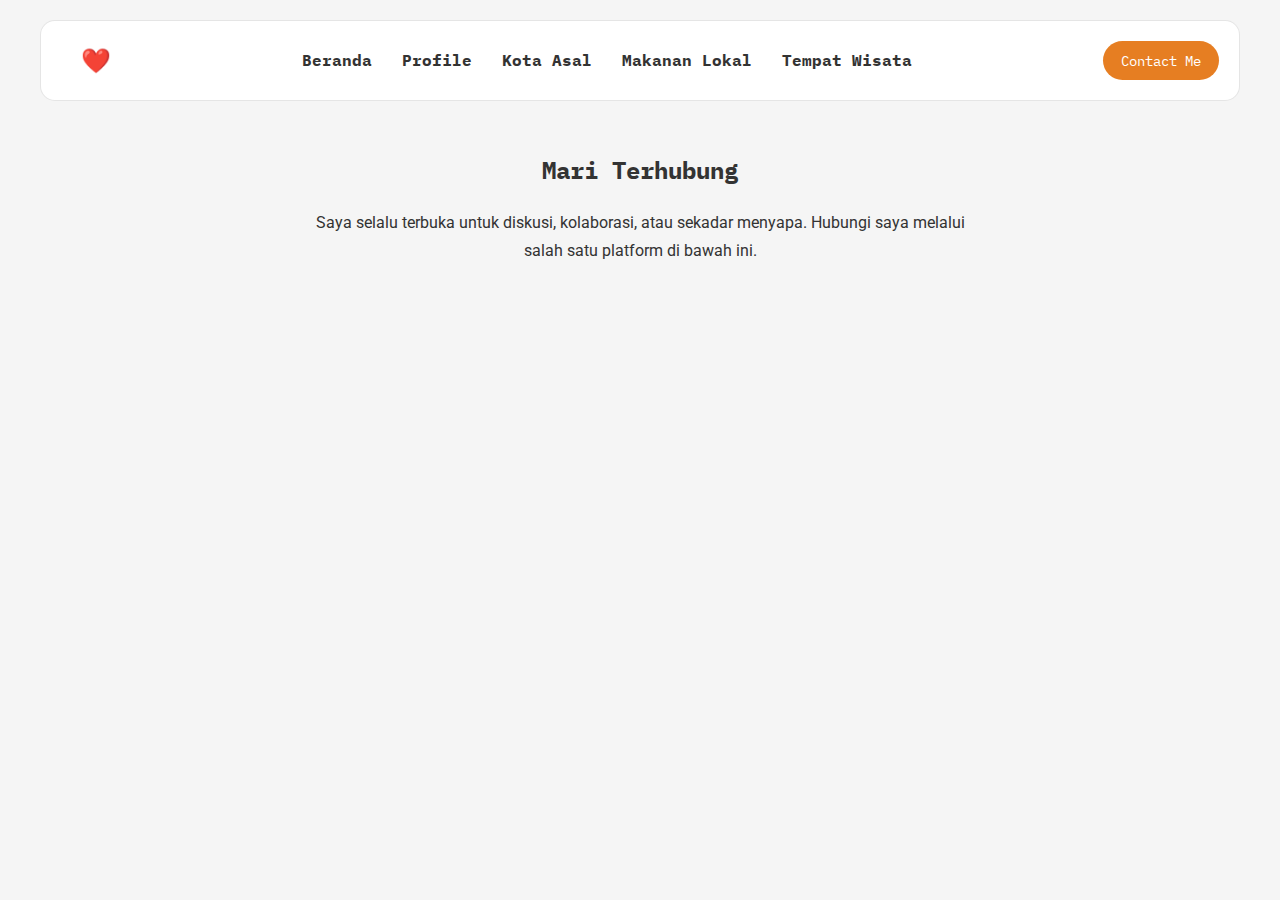
<file: contact.html>
<!DOCTYPE html>
<html lang="id">
<head>
    <meta charset="UTF-8">
    <meta name="viewport" content="width=device-width, initial-scale=1.0">
    <title>Contact me!</title>
    <link rel="stylesheet" href="style.css">
    <link rel="stylesheet" href="contact.css">
    <link rel="preconnect" href="https://fonts.googleapis.com">
    <link rel="preconnect" href="https://fonts.gstatic.com" crossorigin>
    <link href="https://fonts.googleapis.com/css2?family=IBM+Plex+Mono:wght@400;700&family=Roboto:wght@400;700&display=swap" rel="stylesheet">
</head>

<body>
    <header class="header">
        <div class="container nav-bar">
            <div class="logo-text">❤️</div>
            <nav class="nav-menu">
                <a href="./">Beranda</a>
                <a href="./profile.html">Profile</a>
                <a href="./hometown.html">Kota Asal</a>
                <a href="./food.html">Makanan Lokal</a>
                <a href="./tourist.html">Tempat Wisata</a>
            </nav>
            <a href="./contact.html" class="btn-contact active">Contact Me</a>
        </div>
    </header>

    <main>
        <section class="section contact-simple-section">
            <div class="container">
                
                <div class="contact-header">
                    <h2 class="section-title">Mari Terhubung</h2>
                    <p>Saya selalu terbuka untuk diskusi, kolaborasi, atau sekadar menyapa. Hubungi saya melalui salah satu platform di bawah ini.</p>
                </div>

                <div class="contact-cards-container">
                    
                    <a href="mailto:kidzaqilx7@gmail.com" class="contact-card">
                        <div class="card-icon">
                            <svg xmlns="http://www.w3.org/2000/svg" viewBox="0 0 24 24" fill="currentColor"><path d="M1.946 9.315c.522-.174 1.103-.349 1.626-.525C8.88 6.559 12 8.424 12 12.845v9.115a2.5 2.5 0 01-4.862-1.018c-.28-.801-.28-1.636 0-2.437.561-1.603 1.83-2.923 3.362-3.729V12.845c0-1.258-.38-2.355-1.04-3.238-.66-.883-1.52-1.543-2.48-1.932a51.682 51.682 0 00-4.046-1.547A1.946 1.946 0 001.946 9.315zM22.054 9.315c-.522-.174-1.103-.349-1.626-.525C15.12 6.559 12 8.424 12 12.845v9.115a2.5 2.5 0 004.862-1.018c.28-.801.28-1.636 0-2.437-.561-1.603-1.83-2.923-3.362-3.729V12.845c0-1.258.38-2.355 1.04-3.238.66-.883 1.52-1.543 2.48-1.932a51.682 51.682 0 014.046-1.547A1.946 1.946 0 0122.054 9.315z"/></svg>
                        </div>
                        <div class="card-text">
                            <h3>Email</h3>
                            <p>kidzaqilx7@gmail.com</p>
                        </div>
                        <div class="card-arrow">
                            <svg xmlns="http://www.w3.org/2000/svg" viewBox="0 0 20 20" fill="currentColor"><path fill-rule="evenodd" d="M3 10a.75.75 0 01.75-.75h10.638L10.23 5.29a.75.75 0 111.04-1.08l5.5 5.25a.75.75 0 010 1.08l-5.5 5.25a.75.75 0 11-1.04-1.08l4.158-3.96H3.75A.75.75 0 013 10z" clip-rule="evenodd" /></svg>
                        </div>
                    </a>

                    <a href="https://www.linkedin.com/in/muhaqilalqadri" class="contact-card">
                        <div class="card-icon">
                        <svg xmlns="http://www.w3.org/2000/svg" viewBox="0 0 24 24" fill="currentColor"><path d="M20.5 2h-17A1.5 1.5 0 002 3.5v17A1.5 1.5 0 003.5 22h17a1.5 1.5 0 001.5-1.5v-17A1.5 1.5 0 0020.5 2zM8 19H5v-9h3zM6.5 8.25A1.75 1.75 0 118.25 6.5 1.75 1.75 0 016.5 8.25zM19 19h-3v-4.75c0-1.4-1.1-2.5-2.5-2.5S11 12.85 11 14.25V19h-3v-9h2.9v1.3a3.11 3.11 0 012.7-1.4c2.2 0 4.2 1.8 4.2 4.9V19z"/></svg>
                        </div>
                        <div class="card-text">
                            <h3>LinkedIn</h3>
                            <p>Professional Profile</p>
                        </div>
                        <div class="card-arrow">
                            <svg xmlns="http://www.w3.org/2000/svg" viewBox="0 0 20 20" fill="currentColor"><path fill-rule="evenodd" d="M3 10a.75.75 0 01.75-.75h10.638L10.23 5.29a.75.75 0 111.04-1.08l5.5 5.25a.75.75 0 010 1.08l-5.5 5.25a.75.75 0 11-1.04-1.08l4.158-3.96H3.75A.75.75 0 013 10z" clip-rule="evenodd" /></svg>
                        </div>
                    </a>
                    
                    <a href="https://www.instagram.com/aqil.str" class="contact-card">
                        <div class="card-icon">
                            <svg xmlns="http://www.w3.org/2000/svg" viewBox="0 0 24 24" fill="currentColor"><path fill-rule="evenodd" d="M12.315 2c2.43 0 2.718.01 3.702.054.984.044 1.622.162 2.168.372a3.9 3.9 0 011.416.923c.43.43.78.934.923 1.417.21.546.328 1.184.372 2.168.044.983.054 1.272.054 3.702s-.01 2.718-.054 3.702c-.044.984-.162 1.622-.372 2.168a3.9 3.9 0 01-.923 1.417c-.43.43-.934.78-1.417.923-.546.21-1.184.328-2.168.372-.983.044-1.272.054-3.702.054s-2.718-.01-3.702-.054c-.984-.044-1.622-.162-2.168-.372a3.9 3.9 0 01-1.417-.923c-.43-.43-.78-.934-.923-1.417-.21-.546-.328-1.184-.372-2.168C2.01 14.718 2 14.43 2 12s.01-2.718.054-3.702c.044-.984.162-1.622.372-2.168a3.9 3.9 0 01.923-1.417c.43-.43.934-.78 1.417-.923.546-.21 1.184-.328 2.168-.372C9.597 2.01 9.885 2 12.315 2zM8.452 12a3.863 3.863 0 107.726 0 3.863 3.863 0 00-7.726 0zM12 14.25a2.25 2.25 0 100-4.5 2.25 2.25 0 000 4.5zM16.897 6.31a1.093 1.093 0 100 2.186 1.093 1.093 0 000-2.186z" clip-rule="evenodd" /></svg>
                        </div>
                        <div class="card-text">
                            <h3>Instagram</h3>
                            <p>Daily life album</p>
                        </div>
                        <div class="card-arrow">
                            <svg xmlns="http://www.w3.org/2000/svg" viewBox="0 0 20 20" fill="currentColor"><path fill-rule="evenodd" d="M3 10a.75.75 0 01.75-.75h10.638L10.23 5.29a.75.75 0 111.04-1.08l5.5 5.25a.75.75 0 010 1.08l-5.5 5.25a.75.75 0 11-1.04-1.08l4.158-3.96H3.75A.75.75 0 013 10z" clip-rule="evenodd" /></svg>
                        </div>
                    </a>

                </div>
            </div>
        </section>
    </main>

</body>

</html>
</file>
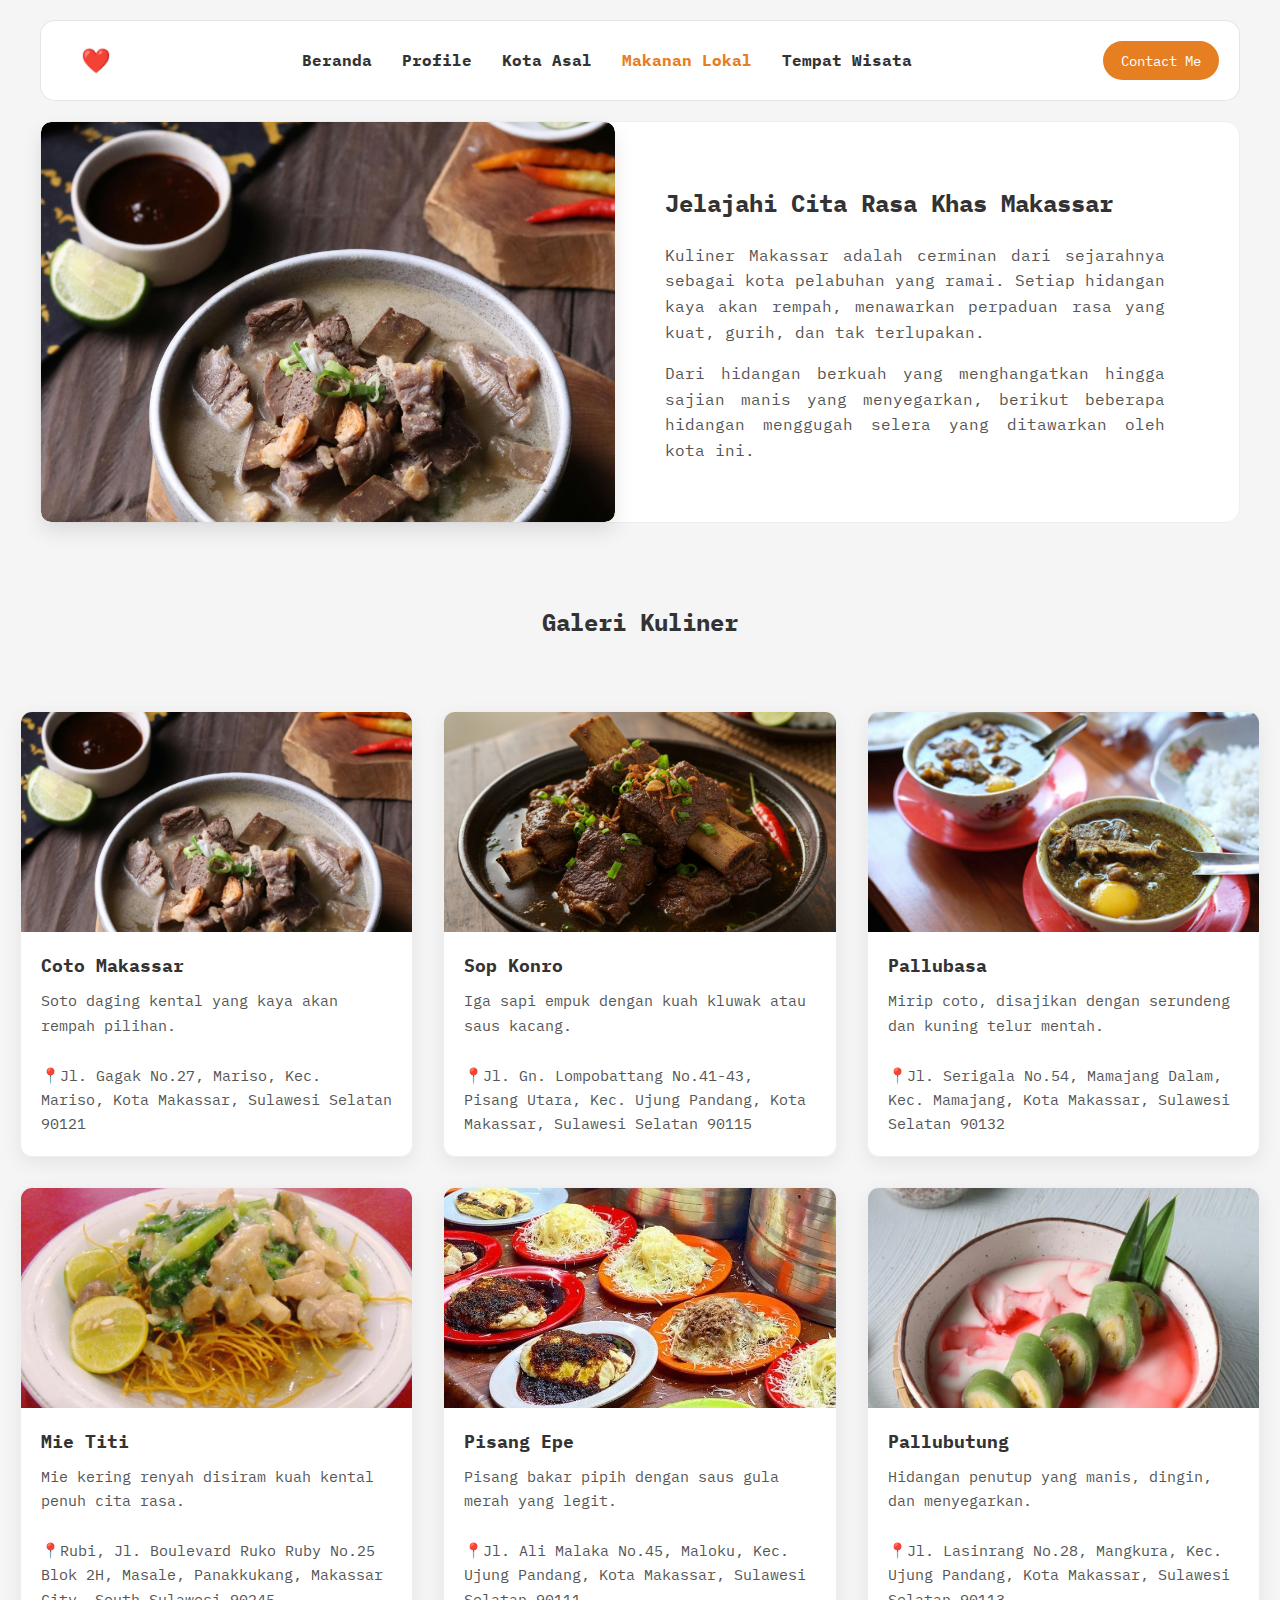
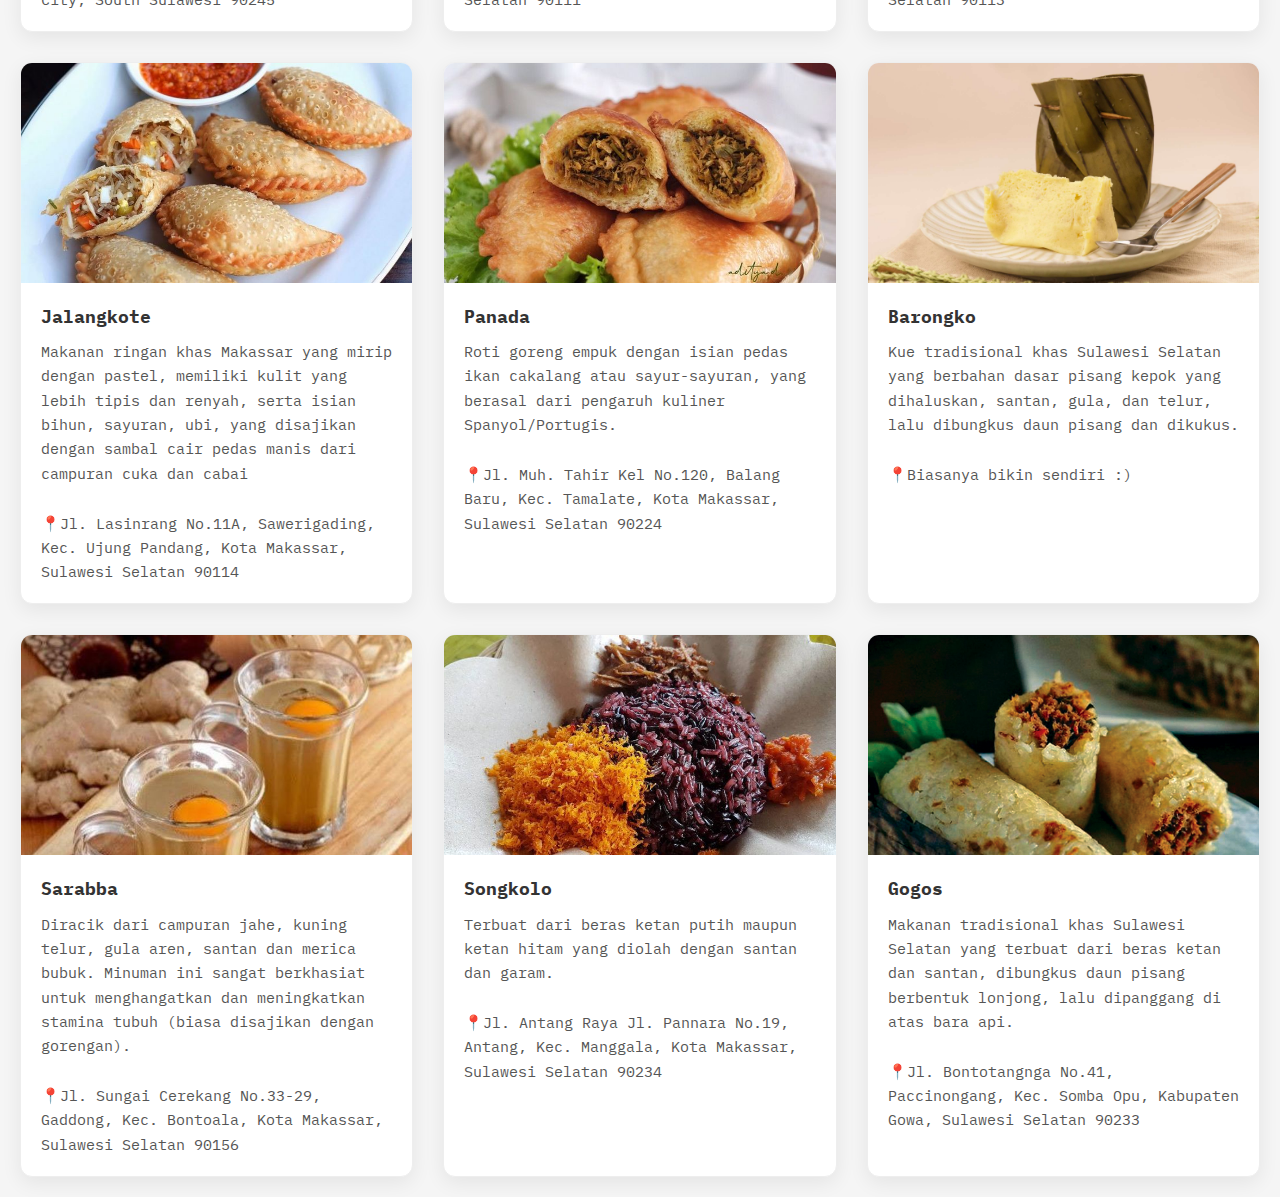
<file: food.html>
<!DOCTYPE html>
<html lang="id">
<head>
    <meta charset="UTF-8">
    <meta name="viewport" content="width=device-width, initial-scale=1.0">
    <title>Kuliner Khas Makassar</title>
    <link rel="stylesheet" href="style.css"> 
    <link rel="stylesheet" href="food.css"> 
    <link rel="preconnect" href="https://fonts.googleapis.com">
    <link rel="preconnect" href="https://fonts.gstatic.com" crossorigin>
    <link href="https://fonts.googleapis.com/css2?family=IBM+Plex+Mono:wght@400;700&family=Roboto:wght@400;700&display=swap" rel="stylesheet">
</head>

<body>
    <header class="header">
        <div class="container nav-bar">
            <div class="logo-text">❤️</div>
            <nav class="nav-menu">
                <a href="./index.html">Beranda</a>
                <a href="./profile.html">Profile</a>
                <a href="./hometown.html">Kota Asal</a>
                <a href="./food.html" class="active">Makanan Lokal</a>
                <a href="./tourist.html">Tempat Wisata</a>
            </nav>
            <a href="./contact.html" class="btn-contact">Contact Me</a>
        </div>
    </header>

    <main>
    <section class="section food-intro-section">
        <div class="container food-intro-grid">
            <div class="intro-carousel-wrapper">
                <div class="food-carousel-track">
                    <img src="./assets/images/cotomakassar.jpg" alt="Coto Makassar">
                    <img src="./assets/images/konrooooo.png" alt="Sop Konro">
                    <img src="./assets/images/pallu-basa-serigala.jpg" alt="Pallubasa">
                    <img src="./assets/images/mietiti.jpg" alt="Mie Titi Makassar">
                    <img src="./assets/images/pisangepe.jpg" alt="Pisang Epe">
                    <img src="./assets/images/espisangijo.jpg" alt="Pallubutung">
                    <img src="./assets/images/jalangkote.jpg" alt="Jalangkote">
                    <img src="./assets/images/panada.jpg" alt="Panada">
                    <img src="./assets/images/sarabba.jpeg" alt="Sarabba">
                    <img src="./assets/images/barongko.jpeg" alt="Barongko">
                    <img src="./assets/images/songkolo.jpg" alt="Songkolo">
                    <img src="./assets/images/gogos.jpg" alt="Gogos">
                </div>
            </div>
            
            <div class="intro-text-content">
                <h2 class="section-title">Jelajahi Cita Rasa Khas Makassar</h2>
                <p>Kuliner Makassar adalah cerminan dari sejarahnya sebagai kota pelabuhan yang ramai. Setiap hidangan kaya akan rempah, menawarkan perpaduan rasa yang kuat, gurih, dan tak terlupakan.</p>
                <p>Dari hidangan berkuah yang menghangatkan hingga sajian manis yang menyegarkan, berikut beberapa hidangan menggugah selera yang 
                    ditawarkan oleh kota ini.</p>
            </div>
        </div>
    </section>

    <section class="section food-gallery-section">
        <div class="container">
            <h2 class="section-title text-center">Galeri Kuliner</h2>
            <div class="gallery-container">
                <div class="gallery-card">
                    <img src="./assets/images/cotomakassar.jpg" alt="Coto Makassar" class="gallery-image">
                    <div class="gallery-caption">
                        <p><strong>Coto Makassar</strong> Soto daging kental yang kaya akan rempah pilihan.</p>
                        <br>
                        <p>📍Jl. Gagak No.27, Mariso, Kec. Mariso, Kota Makassar, Sulawesi Selatan 90121</p>
                    </div>
                </div>

                <div class="gallery-card">
                    <img src="./assets/images/konrooooo.png" alt="Sop Konro" class="gallery-image">
                    <div class="gallery-caption">
                        <p><strong>Sop Konro</strong> Iga sapi empuk dengan kuah kluwak atau saus kacang.</p>
                        <br>
                        <p>📍Jl. Gn. Lompobattang No.41-43, Pisang Utara, Kec. Ujung Pandang, Kota Makassar, Sulawesi Selatan 90115</p>
                    </div>
                </div>

                <div class="gallery-card">
                    <img src="./assets/images/pallu-basa-serigala.jpg" alt="Pallubasa" class="gallery-image">
                    <div class="gallery-caption">
                        <p><strong>Pallubasa</strong> Mirip coto, disajikan dengan serundeng dan kuning telur mentah.</p>
                        <br>
                        <p>📍Jl. Serigala No.54, Mamajang Dalam, Kec. Mamajang, Kota Makassar, Sulawesi Selatan 90132</p>
                    </div>
                </div>

                <div class="gallery-card">
                    <img src="./assets/images/mietiti.jpg" alt="Mie Titi" class="gallery-image">
                    <div class="gallery-caption">
                        <p><strong>Mie Titi</strong> Mie kering renyah disiram kuah kental penuh cita rasa.</p>
                        <br>
                        <p>📍Rubi, Jl. Boulevard Ruko Ruby No.25 Blok 2H, Masale, Panakkukang, Makassar City, South Sulawesi 90245</p>
                    </div>
                </div>
                
                <div class="gallery-card">
                    <img src="./assets/images/pisangepe.jpg" alt="Pisang Epe" class="gallery-image">
                    <div class="gallery-caption">
                        <p><strong>Pisang Epe</strong> Pisang bakar pipih dengan saus gula merah yang legit.</p>
                        <br>
                        <p>📍Jl. Ali Malaka No.45, Maloku, Kec. Ujung Pandang, Kota Makassar, Sulawesi Selatan 90111</p>
                    </div>
                </div>

                <div class="gallery-card">
                    <img src="./assets/images/espisangijo.jpg" alt="Pallubutung" class="gallery-image">
                    <div class="gallery-caption">
                        <p><strong>Pallubutung</strong> Hidangan penutup yang manis, dingin, dan menyegarkan.</p>
                        <br>
                        <p>📍Jl. Lasinrang No.28, Mangkura, Kec. Ujung Pandang, Kota Makassar, Sulawesi Selatan 90113</p>
                    </div>
                </div>

                <div class="gallery-card">
                    <img src="./assets/images/jalangkote.jpg" alt="Jalangkote" class="gallery-image">
                    <div class="gallery-caption">
                        <p><strong>Jalangkote</strong> Makanan ringan khas Makassar yang mirip dengan pastel, memiliki kulit yang lebih 
                            tipis dan renyah, serta isian bihun, sayuran, ubi, yang disajikan dengan sambal cair pedas manis dari campuran 
                            cuka dan cabai</p>
                            <br>
                        <p>📍Jl. Lasinrang No.11A, Sawerigading, Kec. Ujung Pandang, Kota Makassar, Sulawesi Selatan 90114</p>
                    </div>
                </div>

                <div class="gallery-card">
                    <img src="./assets/images/panada.jpg" alt="Panada" class="gallery-image">
                    <div class="gallery-caption">
                        <p><strong>Panada</strong> Roti goreng empuk dengan isian pedas ikan cakalang atau sayur-sayuran, 
                            yang berasal dari pengaruh kuliner Spanyol/Portugis.</p>
                            <br>
                        <p>📍Jl. Muh. Tahir Kel No.120, Balang Baru, Kec. Tamalate, Kota Makassar, Sulawesi Selatan 90224</p>
                    </div>
                </div>

                <div class="gallery-card">
                    <img src="./assets/images/barongko.jpeg" alt="Barongko" class="gallery-image">
                    <div class="gallery-caption">
                        <p><strong>Barongko</strong> Kue tradisional khas Sulawesi Selatan yang berbahan dasar pisang kepok yang dihaluskan, 
                            santan, gula, dan telur, lalu dibungkus daun pisang dan dikukus.</p>
                            <br>
                        <p>📍Biasanya bikin sendiri :)</p>
                    </div>
                </div>

                <div class="gallery-card">
                    <img src="./assets/images/sarabba.jpeg" alt="Sarabba" class="gallery-image">
                    <div class="gallery-caption">
                        <p><strong>Sarabba</strong> Diracik dari campuran jahe, kuning telur, gula aren, santan dan merica bubuk. Minuman ini 
                            sangat berkhasiat untuk menghangatkan dan meningkatkan stamina tubuh (biasa disajikan dengan gorengan).</p>
                            <br>
                        <p>📍Jl. Sungai Cerekang No.33-29, Gaddong, Kec. Bontoala, Kota Makassar, Sulawesi Selatan 90156</p>
                    </div>
                </div>

                <div class="gallery-card">
                    <img src="./assets/images/songkolo.jpg" alt="Songkolo" class="gallery-image">
                    <div class="gallery-caption">
                        <p><strong>Songkolo</strong> Terbuat dari beras ketan putih maupun ketan hitam yang diolah dengan santan dan garam.</p>
                        <br>
                        <p>📍Jl. Antang Raya Jl. Pannara No.19, Antang, Kec. Manggala, Kota Makassar, Sulawesi Selatan 90234</p>
                    </div>
                </div>

                <div class="gallery-card">
                    <img src="./assets/images/gogos.jpg" alt="Gogos" class="gallery-image">
                    <div class="gallery-caption">
                        <p><strong>Gogos</strong> Makanan tradisional khas Sulawesi Selatan yang terbuat dari beras ketan dan santan, 
                            dibungkus daun pisang berbentuk lonjong, lalu dipanggang di atas bara api.</p>
                            <br>
                        <p>📍Jl. Bontotangnga No.41, Paccinongang, Kec. Somba Opu, Kabupaten Gowa, Sulawesi Selatan 90233</p>
                    </div>
                </div>
            </div>
        </div>
    </section>
</main>

</body>
</html>
</file>
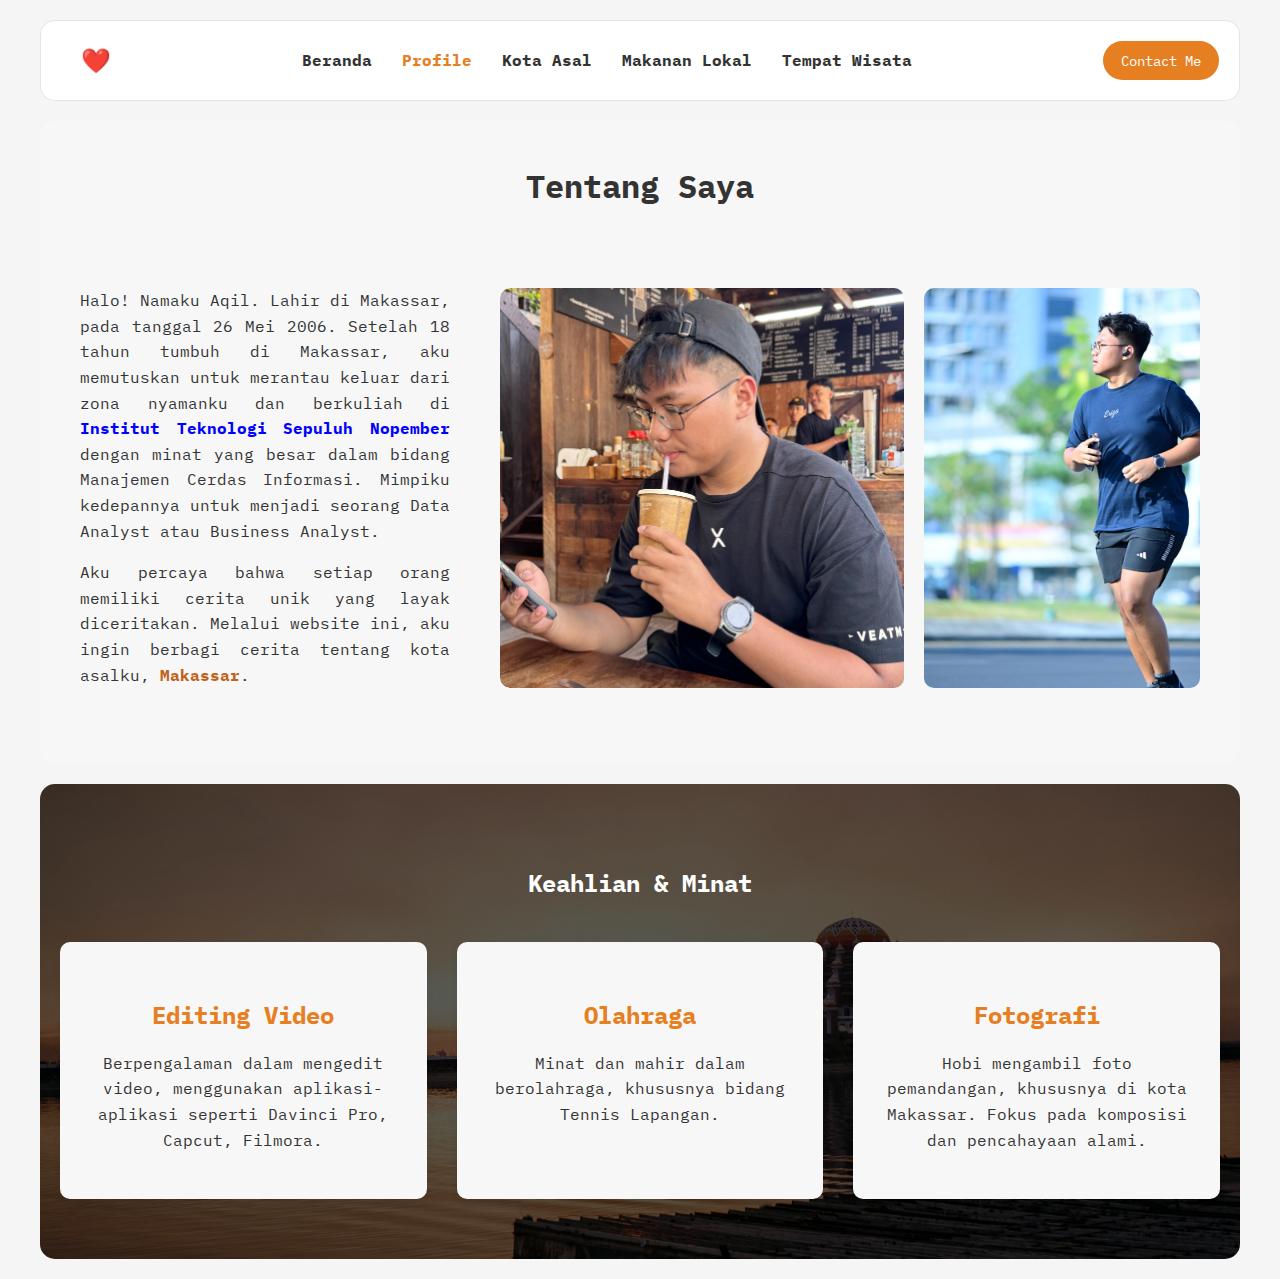
<file: profile.html>
<!DOCTYPE html>
<html lang="id">
<head>
    <meta charset="UTF-8">
    <meta name="viewport" content="width=device-width, initial-scale=1.0">
    <title>Profile</title>
    <link rel="stylesheet" href="./profile.css">
    <link rel="preconnect" href="https://fonts.googleapis.com">
    <link rel="preconnect" href="https://fonts.gstatic.com" crossorigin>
    <link href="https://fonts.googleapis.com/css2?family=Roboto:wght@400;700&display=swap" rel="stylesheet">
    <link rel="preconnect" href="https://fonts.googleapis.com">
    <link rel="preconnect" href="https://fonts.gstatic.com" crossorigin>
    <link href="https://fonts.googleapis.com/css2?family=IBM+Plex+Mono:ital,wght@0,100;0,200;0,300;0,400;0,500;0,600;0,700;1,100;1,200;1,300;1,400;1,500;1,600;1,700&display=swap" rel="stylesheet">
</head>

<body>
    <header class="header">
        <div class="container nav-bar">
            <div class="logo-text">❤️</div>
            <nav class="nav-menu">
                <a href="./index.html">Beranda</a>
                <a href="./profile.html" class="active">Profile</a>
                <a href="./hometown.html">Kota Asal</a>
                <a href="./food.html">Makanan Lokal</a>
                <a href="./tourist.html">Tempat Wisata</a>
            </nav>
            <a href="./contact.html" class="btn-contact">Contact Me</a>
        </div>
    </header>

    <section id="about" class="section about-me">
        <div class="container">
            <h1 class="section-title tentang-saya">Tentang Saya</h1>
            <div class="about-layout">
                <div class="about-content">
                    <p>Halo! Namaku Aqil. Lahir di Makassar, pada tanggal 26 Mei 2006. Setelah 18 tahun tumbuh di Makassar, aku memutuskan untuk merantau
                        keluar dari zona nyamanku dan berkuliah di <span class="univ">Institut Teknologi Sepuluh Nopember</span> dengan minat 
                        yang besar dalam bidang Manajemen Cerdas Informasi. Mimpiku kedepannya untuk menjadi seorang Data Analyst atau 
                        Business Analyst.</p>
                    <p>Aku percaya bahwa setiap orang memiliki cerita unik yang layak diceritakan. Melalui website ini, aku ingin berbagi cerita 
                        tentang kota asalku, <span class="makassar">Makassar</span>.</p>
                </div>
                <div class="photo-carousel-container">
                    <div class="photo-carousel">
                        <img src="./assets/images/picself-1.jpg" alt="Aqil's photo 1">
                        <img src="./assets/images/picself-2.jpg" alt="Aqil's photo 2">
                        <img src="./assets/images/picself-3.jpg" alt="Aqil's photo 3">
                        <img src="./assets/images/picself-4.jpg" alt="Aqil's photo 4">
                        <img src="./assets/images/picself-5.jpg" alt="Aqil's photo 5">
                    </div>
                </div>
            </div>
            </div>
    </section>

    <section class="section skills-section">
        <div class="container">
            <h2 class="section-title">Keahlian & Minat</h2>
            <div class="skills-grid">
                <div class="skill-card web-design">
                    <h3 class="skill-title">Editing Video</h3>
                    <p class="skill-description">Berpengalaman dalam mengedit video, menggunakan aplikasi-aplikasi seperti Davinci Pro, Capcut,
                        Filmora.</p>
                </div>
                <div class="skill-card programming">
                    <h3 class="skill-title">Olahraga</h3>
                    <p class="skill-description">Minat dan mahir dalam berolahraga, khususnya bidang Tennis Lapangan.</p>
                </div>
                <div class="skill-card photography">
                    <h3 class="skill-title">Fotografi</h3>
                    <p class="skill-description">Hobi mengambil foto pemandangan, khususnya di kota Makassar. Fokus pada komposisi dan pencahayaan alami.</p>
                </div>
            </div>
        </div>
    </section>
</body>
</html>
</file>
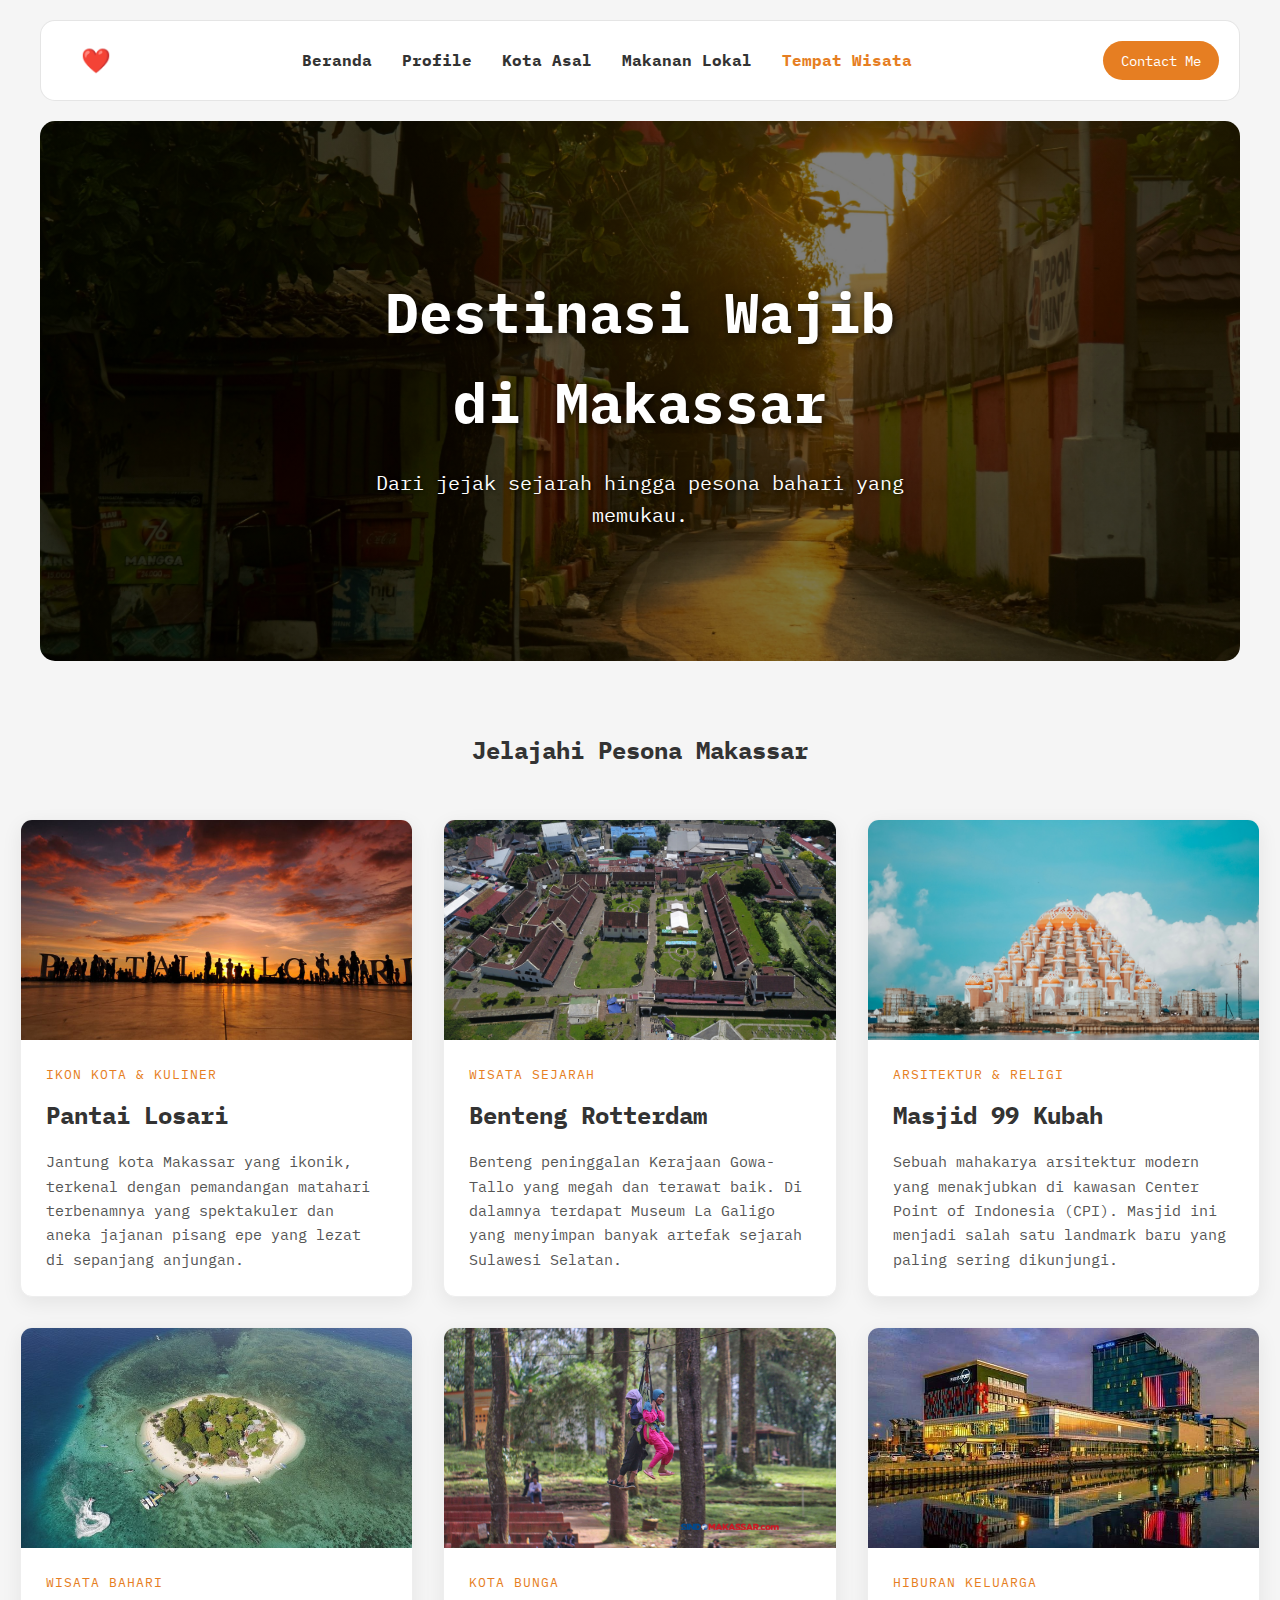
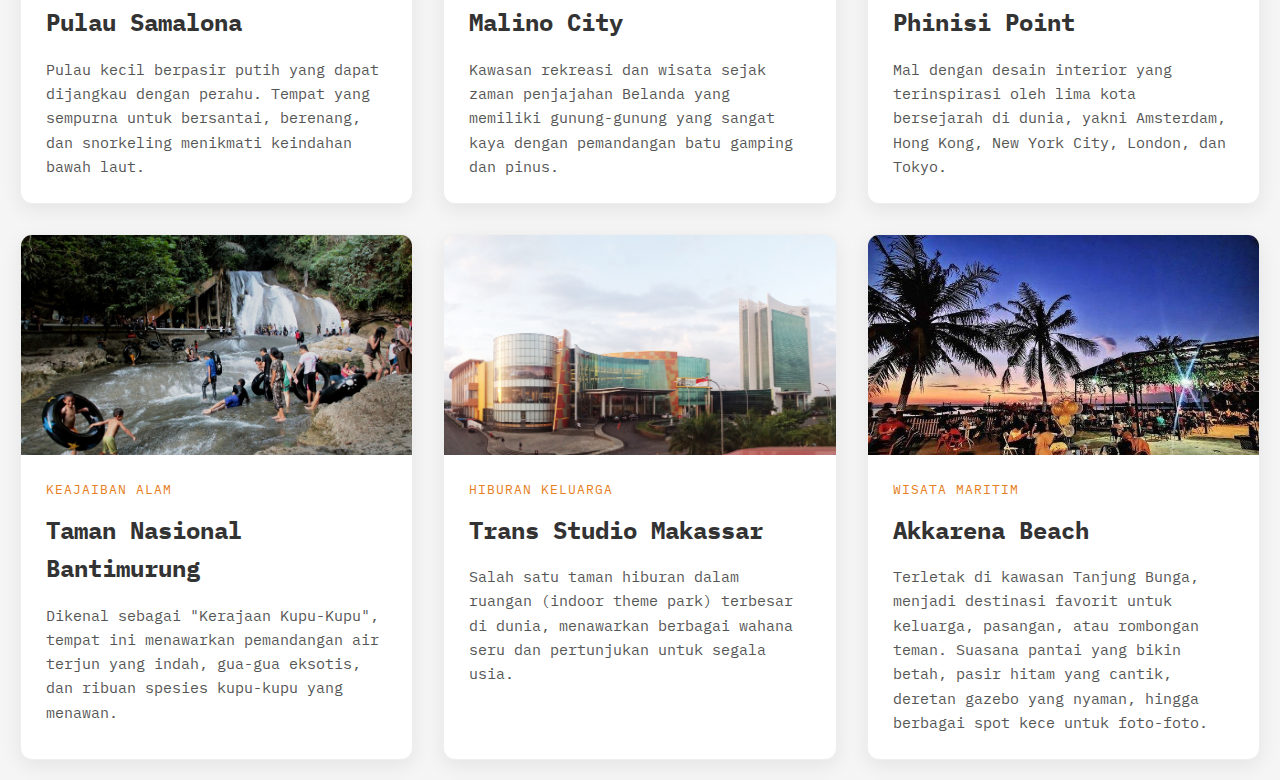
<file: tourist.html>
<!DOCTYPE html>
<html lang="id">
<head>
    <meta charset="UTF-8">
    <meta name="viewport" content="width=device-width, initial-scale=1.0">
    <title>Must Visit Place!</title>
    <link rel="stylesheet" href="style.css">
    <link rel="stylesheet" href="tourist.css">
    <link rel="preconnect" href="https://fonts.googleapis.com">
    <link rel="preconnect" href="https://fonts.gstatic.com" crossorigin>
    <link href="https://fonts.googleapis.com/css2?family=IBM+Plex+Mono:wght@400;700&family=Roboto:wght@400;700&display=swap" rel="stylesheet">
</head>

<body>
    <header class="header">
        <div class="container nav-bar">
            <div class="logo-text">❤️</div>
            <nav class="nav-menu">
                <a href="./index.html">Beranda</a>
                <a href="./profile.html">Profile</a>
                <a href="./hometown.html">Kota Asal</a>
                <a href="./food.html">Makanan Lokal</a>
                <a href="./tourist.html" class="active">Tempat Wisata</a>
            </nav>
            <a href="./contact.html" class="btn-contact">Contact Me</a>
        </div>
    </header>

    <main>
        <section class="tourist-hero">
            <div class="hero-content">
                <h1>Destinasi Wajib di Makassar</h1>
                <p>Dari jejak sejarah hingga pesona bahari yang memukau.</p>
            </div>
        </section>

        <section class="section tourist-gallery">
    <div class="container">
        <h2 class="section-title text-center">Jelajahi Pesona Makassar</h2>
        <div class="tourist-grid">
            
            <div class="tourist-card">
                <img src="./assets/images/Pantai-Losari2.jpg" alt="Pantai Losari" class="card-image">
                <div class="card-content">
                    <span class="card-category">Ikon Kota & Kuliner</span>
                    <h3>Pantai Losari</h3>
                    <p>Jantung kota Makassar yang ikonik, terkenal dengan pemandangan matahari terbenamnya yang spektakuler dan aneka jajanan pisang epe yang lezat di sepanjang anjungan.</p>
                </div>
            </div>

            <div class="tourist-card">
                <img src="./assets/images/Fort-Rotterdam.jpg" alt="Benteng Rotterdam" class="card-image">
                <div class="card-content">
                    <span class="card-category">Wisata Sejarah</span>
                    <h3>Benteng Rotterdam</h3>
                    <p>Benteng peninggalan Kerajaan Gowa-Tallo yang megah dan terawat baik. Di dalamnya terdapat Museum La Galigo yang menyimpan banyak artefak sejarah Sulawesi Selatan.</p>
                </div>
            </div>

            <div class="tourist-card">
                <img src="./assets/images/99kubah-3.jpg" alt="Masjid 99 Kubah" class="card-image">
                <div class="card-content">
                    <span class="card-category">Arsitektur & Religi</span>
                    <h3>Masjid 99 Kubah</h3>
                    <p>Sebuah mahakarya arsitektur modern yang menakjubkan di kawasan Center Point of Indonesia (CPI). Masjid ini menjadi salah satu landmark baru yang paling sering dikunjungi.</p>
                </div>
            </div>

            <div class="tourist-card">
                <img src="./assets/images/samalona.jpg" alt="Pulau Samalona" class="card-image">
                <div class="card-content">
                    <span class="card-category">Wisata Bahari</span>
                    <h3>Pulau Samalona</h3>
                    <p>Pulau kecil berpasir putih yang dapat dijangkau dengan perahu. Tempat yang sempurna untuk bersantai, berenang, dan snorkeling menikmati keindahan bawah laut.</p>
                </div>
            </div>

            <div class="tourist-card">
                <img src="./assets/images/malino2.jpeg" alt="Malino" class="card-image">
                <div class="card-content">
                    <span class="card-category">Kota Bunga</span>
                    <h3>Malino City</h3>
                    <p>Kawasan rekreasi dan wisata sejak zaman penjajahan Belanda yang memiliki gunung-gunung yang sangat kaya dengan 
                        pemandangan batu gamping dan pinus.</p>
                </div>
            </div>

            <div class="tourist-card">
                <img src="./assets/images/pipo.jpg" alt="Mall Pipo" class="card-image">
                <div class="card-content">
                    <span class="card-category">Hiburan Keluarga</span>
                    <h3>Phinisi Point</h3>
                    <p>Mal dengan desain interior yang terinspirasi oleh lima kota bersejarah di dunia, yakni Amsterdam, Hong Kong, 
                        New York City, London, dan Tokyo.</p>
                </div>
            </div>

            <div class="tourist-card">
                <img src="./assets/images/bantimurung.jpg" alt="Taman Nasional Bantimurung" class="card-image">
                <div class="card-content">
                    <span class="card-category">Keajaiban Alam</span>
                    <h3>Taman Nasional Bantimurung</h3>
                    <p>Dikenal sebagai "Kerajaan Kupu-Kupu", tempat ini menawarkan pemandangan air terjun yang indah, gua-gua eksotis, dan ribuan spesies kupu-kupu yang menawan.</p>
                </div>
            </div>
            
            <div class="tourist-card">
                <img src="./assets/images/tsm2.jpg" alt="Trans Studio Makassar" class="card-image">
                <div class="card-content">
                    <span class="card-category">Hiburan Keluarga</span>
                    <h3>Trans Studio Makassar</h3>
                    <p>Salah satu taman hiburan dalam ruangan (indoor theme park) terbesar di dunia, menawarkan berbagai wahana seru dan pertunjukan untuk segala usia.</p>
                </div>
            </div>

            <div class="tourist-card">
                <img src="./assets/images/akkarena2.jpg" alt="Pantai Akkarena" class="card-image">
                <div class="card-content">
                    <span class="card-category">Wisata Maritim</span>
                    <h3>Akkarena Beach</h3>
                    <p>Terletak di kawasan Tanjung Bunga, menjadi destinasi favorit untuk keluarga, pasangan, atau rombongan teman. 
                        Suasana pantai yang bikin betah, pasir hitam yang cantik, deretan gazebo yang nyaman, hingga berbagai spot kece 
                        untuk foto-foto.</p>
                </div>
            </div>

        </div>
    </div>
</section>

    </main>
</body>
</html>
</file>
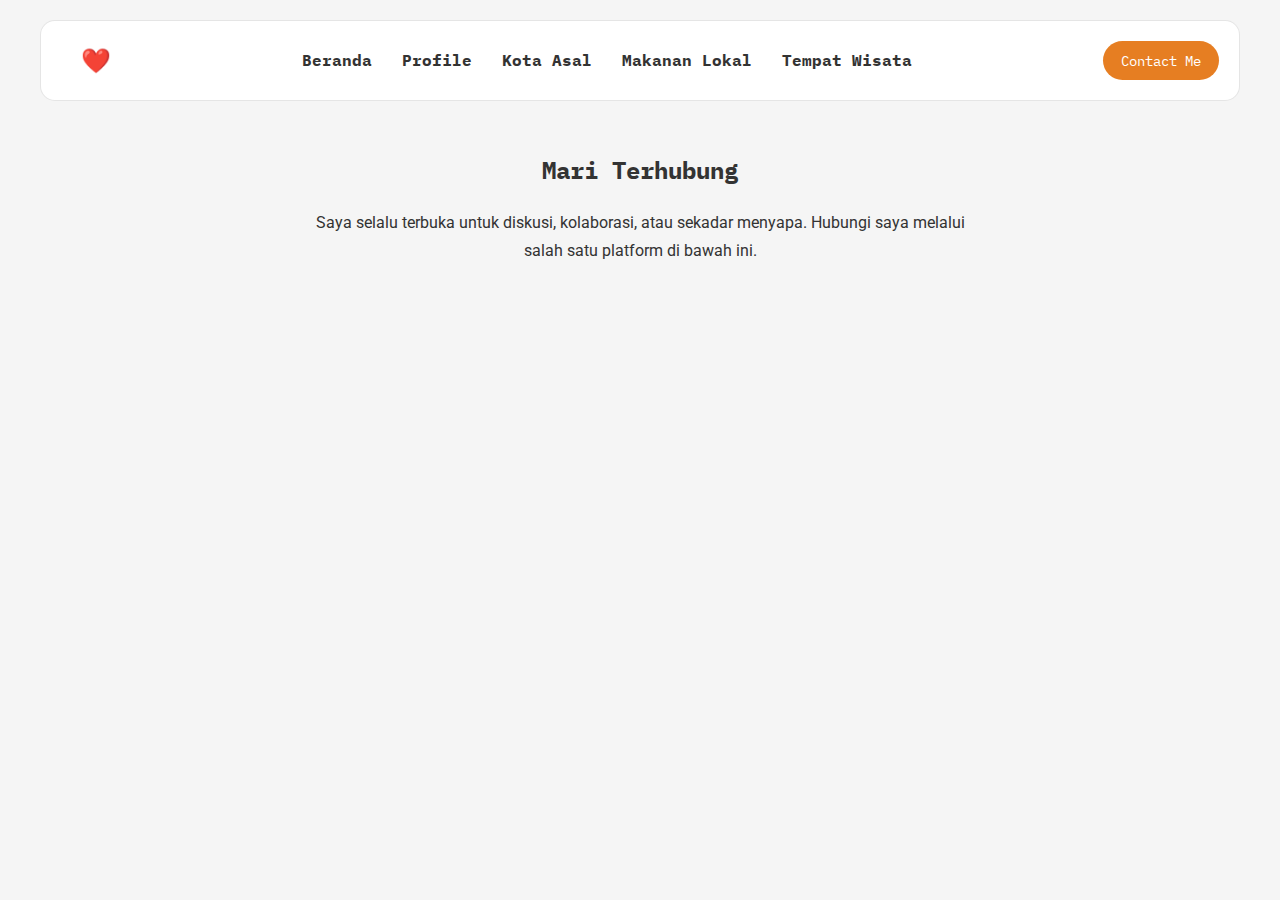
<file: quiz1/contact.html>
<!DOCTYPE html>
<html lang="id">
<head>
    <meta charset="UTF-8">
    <meta name="viewport" content="width=device-width, initial-scale=1.0">
    <title>Contact me!</title>
    <link rel="stylesheet" href="style.css">
    <link rel="stylesheet" href="contact.css">
    <link rel="preconnect" href="https://fonts.googleapis.com">
    <link rel="preconnect" href="https://fonts.gstatic.com" crossorigin>
    <link href="https://fonts.googleapis.com/css2?family=IBM+Plex+Mono:wght@400;700&family=Roboto:wght@400;700&display=swap" rel="stylesheet">
</head>

<body>
    <header class="header">
        <div class="container nav-bar">
            <div class="logo-text">❤️</div>
            <nav class="nav-menu">
                <a href="./index.html">Beranda</a>
                <a href="./profile.html">Profile</a>
                <a href="./hometown.html">Kota Asal</a>
                <a href="./food.html">Makanan Lokal</a>
                <a href="./tourist.html">Tempat Wisata</a>
            </nav>
            <a href="./contact.html" class="btn-contact active">Contact Me</a>
        </div>
    </header>

    <main>
        <section class="section contact-simple-section">
            <div class="container">
                
                <div class="contact-header">
                    <h2 class="section-title">Mari Terhubung</h2>
                    <p>Saya selalu terbuka untuk diskusi, kolaborasi, atau sekadar menyapa. Hubungi saya melalui salah satu platform di bawah ini.</p>
                </div>

                <div class="contact-cards-container">
                    
                    <a href="mailto:kidzaqilx7@gmail.com" class="contact-card">
                        <div class="card-icon">
                            <svg xmlns="http://www.w3.org/2000/svg" viewBox="0 0 24 24" fill="currentColor"><path d="M1.946 9.315c.522-.174 1.103-.349 1.626-.525C8.88 6.559 12 8.424 12 12.845v9.115a2.5 2.5 0 01-4.862-1.018c-.28-.801-.28-1.636 0-2.437.561-1.603 1.83-2.923 3.362-3.729V12.845c0-1.258-.38-2.355-1.04-3.238-.66-.883-1.52-1.543-2.48-1.932a51.682 51.682 0 00-4.046-1.547A1.946 1.946 0 001.946 9.315zM22.054 9.315c-.522-.174-1.103-.349-1.626-.525C15.12 6.559 12 8.424 12 12.845v9.115a2.5 2.5 0 004.862-1.018c.28-.801.28-1.636 0-2.437-.561-1.603-1.83-2.923-3.362-3.729V12.845c0-1.258.38-2.355 1.04-3.238.66-.883 1.52-1.543 2.48-1.932a51.682 51.682 0 014.046-1.547A1.946 1.946 0 0122.054 9.315z"/></svg>
                        </div>
                        <div class="card-text">
                            <h3>Email</h3>
                            <p>kidzaqilx7@gmail.com</p>
                        </div>
                        <div class="card-arrow">
                            <svg xmlns="http://www.w3.org/2000/svg" viewBox="0 0 20 20" fill="currentColor"><path fill-rule="evenodd" d="M3 10a.75.75 0 01.75-.75h10.638L10.23 5.29a.75.75 0 111.04-1.08l5.5 5.25a.75.75 0 010 1.08l-5.5 5.25a.75.75 0 11-1.04-1.08l4.158-3.96H3.75A.75.75 0 013 10z" clip-rule="evenodd" /></svg>
                        </div>
                    </a>

                    <a href="https://www.linkedin.com/in/muhaqilalqadri" class="contact-card">
                        <div class="card-icon">
                        <svg xmlns="http://www.w3.org/2000/svg" viewBox="0 0 24 24" fill="currentColor"><path d="M20.5 2h-17A1.5 1.5 0 002 3.5v17A1.5 1.5 0 003.5 22h17a1.5 1.5 0 001.5-1.5v-17A1.5 1.5 0 0020.5 2zM8 19H5v-9h3zM6.5 8.25A1.75 1.75 0 118.25 6.5 1.75 1.75 0 016.5 8.25zM19 19h-3v-4.75c0-1.4-1.1-2.5-2.5-2.5S11 12.85 11 14.25V19h-3v-9h2.9v1.3a3.11 3.11 0 012.7-1.4c2.2 0 4.2 1.8 4.2 4.9V19z"/></svg>
                        </div>
                        <div class="card-text">
                            <h3>LinkedIn</h3>
                            <p>Professional Profile</p>
                        </div>
                        <div class="card-arrow">
                            <svg xmlns="http://www.w3.org/2000/svg" viewBox="0 0 20 20" fill="currentColor"><path fill-rule="evenodd" d="M3 10a.75.75 0 01.75-.75h10.638L10.23 5.29a.75.75 0 111.04-1.08l5.5 5.25a.75.75 0 010 1.08l-5.5 5.25a.75.75 0 11-1.04-1.08l4.158-3.96H3.75A.75.75 0 013 10z" clip-rule="evenodd" /></svg>
                        </div>
                    </a>
                    
                    <a href="https://www.instagram.com/aqil.str" class="contact-card">
                        <div class="card-icon">
                            <svg xmlns="http://www.w3.org/2000/svg" viewBox="0 0 24 24" fill="currentColor"><path fill-rule="evenodd" d="M12.315 2c2.43 0 2.718.01 3.702.054.984.044 1.622.162 2.168.372a3.9 3.9 0 011.416.923c.43.43.78.934.923 1.417.21.546.328 1.184.372 2.168.044.983.054 1.272.054 3.702s-.01 2.718-.054 3.702c-.044.984-.162 1.622-.372 2.168a3.9 3.9 0 01-.923 1.417c-.43.43-.934.78-1.417.923-.546.21-1.184.328-2.168.372-.983.044-1.272.054-3.702.054s-2.718-.01-3.702-.054c-.984-.044-1.622-.162-2.168-.372a3.9 3.9 0 01-1.417-.923c-.43-.43-.78-.934-.923-1.417-.21-.546-.328-1.184-.372-2.168C2.01 14.718 2 14.43 2 12s.01-2.718.054-3.702c.044-.984.162-1.622.372-2.168a3.9 3.9 0 01.923-1.417c.43-.43.934-.78 1.417-.923.546-.21 1.184-.328 2.168-.372C9.597 2.01 9.885 2 12.315 2zM8.452 12a3.863 3.863 0 107.726 0 3.863 3.863 0 00-7.726 0zM12 14.25a2.25 2.25 0 100-4.5 2.25 2.25 0 000 4.5zM16.897 6.31a1.093 1.093 0 100 2.186 1.093 1.093 0 000-2.186z" clip-rule="evenodd" /></svg>
                        </div>
                        <div class="card-text">
                            <h3>Instagram</h3>
                            <p>Daily life album</p>
                        </div>
                        <div class="card-arrow">
                            <svg xmlns="http://www.w3.org/2000/svg" viewBox="0 0 20 20" fill="currentColor"><path fill-rule="evenodd" d="M3 10a.75.75 0 01.75-.75h10.638L10.23 5.29a.75.75 0 111.04-1.08l5.5 5.25a.75.75 0 010 1.08l-5.5 5.25a.75.75 0 11-1.04-1.08l4.158-3.96H3.75A.75.75 0 013 10z" clip-rule="evenodd" /></svg>
                        </div>
                    </a>

                </div>
            </div>
        </section>
    </main>

</body>
</html>
</file>
<file: style.css>
:root {
    --primary-color: #e67e22;
    --secondary-color: #333;
    --card-bg: #fff;
    --text-light: #555;
    --dark-bg: #1a1a1a;
}

body {
    margin: 20px;
    padding: 0;
    font-family: 'IBM Plex Mono', monospace;
    line-height: 1.6;
    color: var(--secondary-color);
    scroll-behavior: smooth;
    background-color: whitesmoke;
    overflow-y: scroll;
}

.header {
    background-color: #fff;
    padding: 20px;
    border-radius: 15px;
    margin: 20px;
    position: relative;
    border: 1px solid rgba(0, 0, 0, 0.1);
}

.header .nav-bar {
    display: flex;
    justify-content: space-between;
    align-items: center;
}

.logo-text {
    font-size: 1.5rem;
    font-weight: bold;
    color: var(--secondary-color);
    text-decoration: none;
    padding-left: 20px;
}

.nav-menu {
    display: flex;
    justify-content: center;
    flex-grow: 1;
}

.nav-menu a {
    color: var(--secondary-color);
    text-decoration: none;
    margin: 0 15px;
    font-weight: bold;
    text-align: center;
    transition: color 0.3s ease;
}

.nav-menu a:hover, .nav-menu a.active {
    color: var(--primary-color);
}

.btn-contact {
    background-color: var(--primary-color);
    color: #fff;
    padding: 8px 18px;
    border-radius: 50px;
    text-decoration: none;
    font-size: 0.9rem;
    transition: background-color 0.3s ease;
}

.btn-contact:hover {
    background-color: #c0631c;
}

.hero-section {
    position: relative;
    min-height: calc(100vh - 80px);
    background-image: url('./assets/images/mainbackground.jpg');
    background-size: cover;
    background-position: center;
    border-radius: 15px;
    margin: 20px;
    display: flex;
    align-items: center;
    overflow: hidden;
}

.photo-gallery {
    padding: 60px 20px;
    margin: 20px;
    background-color: #fff;
    border-radius: 15px;
    text-align: center;
    color: var(--secondary-color);
}

.photo-gallery h2 {
    font-size: 2rem;
    font-weight: bold;
    margin-bottom: 40px;
}

.hero-section::after {
    content: '';
    position: absolute;
    top: 0;
    left: 0;
    width: 100%;
    height: 100%;
    background: linear-gradient(to right, rgba(0, 0, 0, 0.6) 0%, rgba(0, 0, 0, 0.4) 40%, rgba(0, 0, 0, 0) 100%);
    z-index: 1;
}

.hero-content {
    position: relative;
    z-index: 2;
    color: white;
    max-width: 50%;
    padding: 0 50px;
}

.hero-greeting {
    font-size: 2rem;
    font-weight: 400;
    margin-bottom: 0;
}

.hero-title-name {
    font-size: 4.5rem;
    font-weight: 700;
    line-height: 1;
    margin-top: 0;
    margin-bottom: 20px;
}

.highlight-text {
    color: var(--primary-color);
}

.hero-subtitle {
    font-size: 1.1rem;
    color: rgba(255, 255, 255, 0.8);
    max-width: 500px;
    margin-bottom: 30px;
}

.hero-buttons {
    display: flex;
    gap: 15px;
}

.btn-primary, .btn-secondary {
    padding: 12px 25px;
    border-radius: 5px;
    font-weight: bold;
    text-decoration: none;
    transition: all 0.3s ease;
}

.btn-primary {
    background-color: var(--primary-color);
    color: #fff;
    border: 2px solid var(--primary-color);
}

.btn-primary:hover {
    background-color: #c0631c;
}

.btn-secondary {
    background-color: transparent;
    color: #fff;
    border: 2px solid #fff;
}

.btn-secondary:hover {
    background-color: #fff;
    color: var(--secondary-color);
}

.gallery-grid {
    display: grid;
    grid-template-columns: repeat(auto-fit, minmax(300px, 1fr));
    gap: 20px;
}

.gallery-item img {
    width: 100%;
    height: 250px;
    object-fit: cover;
    border-radius: 10px;
    transition: transform 0.3s ease;
}

.gallery-item img:hover {
    transform: scale(1.05);
}
</file>
<file: contact.css>
.contact-header {
    text-align: center;
    max-width: 650px;
    margin: 50px auto 60px auto; 
}

.contact-header p {
    font-family: 'Roboto', sans-serif;
    line-height: 1.7;
}

.contact-cards-container {
    display: grid;
    grid-template-columns: 1fr; 
    gap: 20px;
    max-width: 700px;
    margin: 0 auto; 
}

.contact-card {
    display: flex;
    align-items: center;
    background-color: #fff;
    padding: 25px 30px;
    border-radius: 12px;
    border: 1px solid #eee;
    text-decoration: none;
    color: inherit;
    transition: all 0.3s ease;
    opacity: 0;
    transform: translateY(20px);
    animation: fadeInUp 0.5s ease-out forwards;
}
.contact-card:nth-child(2) { animation-delay: 0.1s; }
.contact-card:nth-child(3) { animation-delay: 0.2s; }

.contact-card:hover {
    transform: translateY(-5px);
    box-shadow: 0 10px 30px rgba(0,0,0,0.08);
    border-color: var(--primary-color);
}

.card-icon {
    flex-shrink: 0;
    margin-right: 25px;
    color: var(--primary-color);
}
.card-icon svg {
    width: 32px;
    height: 32px;
}

.card-text {
    flex-grow: 1;
    text-align: left;
}

.card-text h3 {
    margin: 0 0 5px 0;
    font-size: 1.2rem;
    color: var(--secondary-color);
}
.card-text p {
    margin: 0;
    font-family: 'Roboto', sans-serif;
    color: var(--text-light);
    font-size: 0.95rem;
}

.card-arrow {
    color: #ccc;
    transition: transform 0.3s ease;
}
.card-arrow svg {
    width: 24px;
    height: 24px;
}
.contact-card:hover .card-arrow {
    transform: translateX(5px);
    color: var(--primary-color);
}

@keyframes fadeInUp {
    from {
        opacity: 0;
        transform: translateY(20px);
    }
    to {
        opacity: 1;
        transform: translateY(0);
    }
}
</file>
<file: food.css>
.text-center {
    text-align: center;
    margin-bottom: 70px;
}

.food-intro-section {
    background-color: #fff;
    border-radius: 15px;
    margin: 20px;
    border: 1px solid #eee;
}

.food-intro-grid {
    display: grid;
    grid-template-columns: 1fr 1fr; 
    gap: 50px;
    align-items: center;
}

.intro-text-content p {
    font-family: 'IBM Plex Mono', monospace;
    color: var(--text-light);
    text-align: justify;
    max-width: 500px;
    justify-content: center;
}

.intro-carousel-wrapper {
    width: 100%;
    height: 400px;
    overflow: hidden;
    border-radius: 10px;
    box-shadow: 0 10px 20px rgba(0,0,0,0.1);
}

.food-carousel-track {
    display: flex;
    height: 100%;
    animation: slideFoodImages 36s linear infinite;
}

.food-carousel-track img {
    width: 100%;
    height: 100%;
    object-fit: cover;
    flex-shrink: 0;
    border-radius: 10px;
    margin-right: 20px;
}

@keyframes slideFoodImages {
    0% {
        transform: translateX(0);
    }
    100% {
        transform: translateX(calc((100% + 20px) * -12));
    }
}

.food-gallery-section {
    padding-top: 40px; 
}

.gallery-container {
    display: grid;
    grid-template-columns: repeat(3, 1fr); 
    gap: 30px; 
}

.gallery-card {
    background-color: #ffffff;
    border-radius: 12px;
    box-shadow: 0 6px 20px rgba(0, 0, 0, 0.07);
    overflow: hidden;
    transition: transform 0.3s ease;
    border: 1px solid #eee;
}

.gallery-card:hover {
    transform: translateY(-5px);
}

.gallery-image {
    width: 100%;
    height: 220px;
    object-fit: cover;
    display: block;
}

.gallery-caption {
    padding: 20px;
    min-height: 100px; 
}

.gallery-caption p {
    font-family: 'IBM Plex Mono', monospace;
    font-size: 0.95rem;
    line-height: 1.6;
    color: var(--text-light);
    text-align: left; 
    margin: 0;
}

.gallery-caption p strong {
    font-family: 'IBM Plex Mono', monospace;
    color: var(--secondary-color);
    font-size: 1.1rem;
    display: block;
    margin-bottom: 8px;
}

@media (max-width: 992px) {
    @keyframes slideFoodImages {
        0% { transform: translateX(0%); }
        100% {
            transform: translateX(calc((100% + 20px) * -5));
        }
    }
}

@media (max-width: 600px) {
    @keyframes slideFoodImages {
        0% { transform: translateX(0%); }
        100% {
            transform: translateX(calc((100% + 20px) * -5));
        }
    }
}
</file>
<file: profile.css>
:root {
    --primary-color: #e67e22;
    --secondary-color: #333;
    --card-bg: #fff;
    --text-light: #555;
    --dark-bg: #1a1a1a;
}

body {
    margin: 20px;
    padding: 0;
    font-family: 'IBM Plex Mono', monospace;
    line-height: 1.6;
    color: var(--secondary-color);
    scroll-behavior: smooth;
    background-color: whitesmoke;
    overflow-y: scroll;
}

.makassar {
    color: #c0631c;
    font-weight: bolder;
}

.about-me {
    background-color: #f7f7f7;
    margin: 20px;
    padding: 60px 40px;
    border-radius: 15px;
}

.tentang-saya {
    text-align: center;
    align-items: center;
    margin-bottom: 60px;
    margin-top: -20px;
}

.about-layout {
    display: flex;
    align-items: center;
    gap: 50px;
}

.about-content {
    flex: 1.5; 
    text-align: justify;
}

.photo-carousel-container {
    width: 700px;  
    height: 400px;
    overflow: hidden;
    position: relative;
    border-radius: 10px;
}

.photo-carousel {
    display: flex;
    height: 100%;
    width: calc(300% + 20px);
    animation: slide-photos 30s linear infinite;
}

.photo-carousel img {
    width: 100%;
    height: 100%;
    object-fit: cover;
    border-radius: 10px;
    margin-right: 20px;
    object-position: 30% 50%;
}

@keyframes slide-photos {
    0% {
        transform: translateX(0%);
    }
    100% {
        transform: translateX(-100%);
    }
}

.header {
    background-color: #fff;
    padding: 20px;
    border-radius: 15px;
    margin: 20px;
    position: relative;
    border: 1px solid rgba(0, 0, 0, 0.1);
}

.header .nav-bar {
    display: flex;
    justify-content: space-between;
    align-items: center;
}

.logo-text {
    font-size: 1.5rem;
    font-weight: bold;
    color: var(--secondary-color);
    text-decoration: none;
    padding-left: 20px;
}

.nav-menu {
    display: flex;
    justify-content: center;
    flex-grow: 1;
}

.univ {
    color: blue;
    font-weight: bold;
}

.nav-menu a {
    color: var(--secondary-color);
    text-decoration: none;
    margin: 0 15px;
    font-weight: bold;
    text-align: center;
    transition: color 0.3s ease;
}

.nav-menu a:hover, .nav-menu a.active {
    color: var(--primary-color);
}

.btn-contact {
    background-color: var(--primary-color);
    color: #fff;
    padding: 8px 18px;
    border-radius: 50px;
    text-decoration: none;
    font-size: 0.9rem;
    transition: background-color 0.3s ease;
}

.btn-contact:hover {
    background-color: #c0631c;
}


.skills-section {
    padding: 60px 20px;
    margin: 20px;
    border-radius: 15px;
    text-align: center;
    position: relative;
    overflow: hidden;
    background-image: linear-gradient(rgba(0, 0, 0, 0.6), rgba(0, 0, 0, 0.6)), url('./assets/images/mainbackground.jpg');
    background-size: cover;
    background-position: center;
    color: #fff;
}

.skills-grid {
    display: grid;
    grid-template-columns: repeat(auto-fit, minmax(280px, 1fr));
    gap: 30px;
    margin-top: 40px;
}

.skill-card {
    background-color: #f7f7f7;
    padding: 30px;
    border-radius: 10px;
    box-shadow: 0 4px 8px rgba(0,0,0,0.05);
    transition: transform 0.3s ease, box-shadow 0.3s ease;
}

.skill-card:hover {
    transform: translateY(-5px);
    box-shadow: 0 8px 16px rgba(0,0,0,0.1);
}

.skill-title {
    font-size: 1.5rem;
    font-weight: bold;
    color: var(--primary-color);
    margin-bottom: 10px;
}

.skill-description {
    font-size: 1rem;
    color: var(--secondary-color);
}
</file>
<file: tourist.css>
.text-center {
    text-align: center;
    margin-bottom: 50px;
    margin-top: 70px;
}

.tourist-grid {
    display: grid;
    grid-template-columns: repeat(3, 1fr);
    gap: 30px;
}

.tourist-card {
    background-color: #ffffff;
    border-radius: 12px;
    box-shadow: 0 6px 20px rgba(0, 0, 0, 0.07);
    overflow: hidden;
    transition: transform 0.3s ease, box-shadow 0.3s ease;
    border: 1px solid #eee;
}

.tourist-card:hover {
    transform: translateY(-5px);
    box-shadow: 0 8px 25px rgba(0, 0, 0, 0.1);
}

.tourist-hero {
    position: relative;
    height: 60vh;
    display: flex;
    align-items: center;
    justify-content: center;
    text-align: center;
    color: white;
    background-image: linear-gradient(rgba(0, 0, 0, 0.5), rgba(0, 0, 0, 0.5)), url('./assets/images/sunset-2.jpg'); 
    background-size: cover;
    background-position: center;
    margin: 20px;
    border-radius: 15px;
    overflow: hidden;
}

.tourist-hero h1 {
    font-size: 3.5rem;
    font-weight: 700;
    margin-bottom: 0.5rem;
    text-shadow: 2px 2px 8px rgba(0,0,0,0.7);
}

.tourist-hero p {
    font-size: 1.25rem;
    font-family: 'IBM Plex Mono', monospace;
    text-shadow: 1px 1px 4px rgba(0,0,0,0.7); 
}

.card-image {
    width: 100%;
    height: 220px;
    object-fit: cover;
    display: block;
}

.card-content {
    padding: 25px;
}

.card-category {
    display: block;
    font-size: 0.8rem;
    font-family: 'IBM Plex Mono', monospace;
    text-transform: uppercase;
    letter-spacing: 1px;
    color: var(--primary-color);
    margin-bottom: 10px;
}

.card-content h3 {
    margin-top: 0;
    margin-bottom: 15px;
    font-size: 1.5rem;
    color: var(--secondary-color);
}

.card-content p {
    font-family: 'IBM Plex Mono', monospace;
    font-size: 0.95rem;
    line-height: 1.6;
    color: var(--text-light);
    margin: 0;
}

@media (max-width: 992px) {
    .tourist-grid {
        grid-template-columns: repeat(2, 1fr);
    }
}

@media (max-width: 600px) {
    .tourist-grid {
        grid-template-columns: 1fr;
    }
}
</file>
<file: quiz1/style.css>
:root {
    --primary-color: #e67e22;
    --secondary-color: #333;
    --card-bg: #fff;
    --text-light: #555;
    --dark-bg: #1a1a1a;
}

body {
    margin: 20px;
    padding: 0;
    font-family: 'IBM Plex Mono', monospace;
    line-height: 1.6;
    color: var(--secondary-color);
    scroll-behavior: smooth;
    background-color: whitesmoke;
    overflow-y: scroll;
}

.header {
    background-color: #fff;
    padding: 20px;
    border-radius: 15px;
    margin: 20px;
    position: relative;
    border: 1px solid rgba(0, 0, 0, 0.1);
}

.header .nav-bar {
    display: flex;
    justify-content: space-between;
    align-items: center;
}

.logo-text {
    font-size: 1.5rem;
    font-weight: bold;
    color: var(--secondary-color);
    text-decoration: none;
    padding-left: 20px;
}

.nav-menu {
    display: flex;
    justify-content: center;
    flex-grow: 1;
}

.nav-menu a {
    color: var(--secondary-color);
    text-decoration: none;
    margin: 0 15px;
    font-weight: bold;
    text-align: center;
    transition: color 0.3s ease;
}

.nav-menu a:hover, .nav-menu a.active {
    color: var(--primary-color);
}

.btn-contact {
    background-color: var(--primary-color);
    color: #fff;
    padding: 8px 18px;
    border-radius: 50px;
    text-decoration: none;
    font-size: 0.9rem;
    transition: background-color 0.3s ease;
}

.btn-contact:hover {
    background-color: #c0631c;
}

.hero-section {
    position: relative;
    min-height: calc(100vh - 80px);
    background-image: url('./assets/images/mainbackground.jpg');
    background-size: cover;
    background-position: center;
    border-radius: 15px;
    margin: 20px;
    display: flex;
    align-items: center;
    overflow: hidden;
}

.photo-gallery {
    padding: 60px 20px;
    margin: 20px;
    background-color: #fff;
    border-radius: 15px;
    text-align: center;
    color: var(--secondary-color);
}

.photo-gallery h2 {
    font-size: 2rem;
    font-weight: bold;
    margin-bottom: 40px;
}

.hero-section::after {
    content: '';
    position: absolute;
    top: 0;
    left: 0;
    width: 100%;
    height: 100%;
    background: linear-gradient(to right, rgba(0, 0, 0, 0.6) 0%, rgba(0, 0, 0, 0.4) 40%, rgba(0, 0, 0, 0) 100%);
    z-index: 1;
}

.hero-content {
    position: relative;
    z-index: 2;
    color: white;
    max-width: 50%;
    padding: 0 50px;
}

.hero-greeting {
    font-size: 2rem;
    font-weight: 400;
    margin-bottom: 0;
}

.hero-title-name {
    font-size: 4.5rem;
    font-weight: 700;
    line-height: 1;
    margin-top: 0;
    margin-bottom: 20px;
}

.highlight-text {
    color: var(--primary-color);
}

.hero-subtitle {
    font-size: 1.1rem;
    color: rgba(255, 255, 255, 0.8);
    max-width: 500px;
    margin-bottom: 30px;
}

.hero-buttons {
    display: flex;
    gap: 15px;
}

.btn-primary, .btn-secondary {
    padding: 12px 25px;
    border-radius: 5px;
    font-weight: bold;
    text-decoration: none;
    transition: all 0.3s ease;
}

.btn-primary {
    background-color: var(--primary-color);
    color: #fff;
    border: 2px solid var(--primary-color);
}

.btn-primary:hover {
    background-color: #c0631c;
}

.btn-secondary {
    background-color: transparent;
    color: #fff;
    border: 2px solid #fff;
}

.btn-secondary:hover {
    background-color: #fff;
    color: var(--secondary-color);
}

.gallery-grid {
    display: grid;
    grid-template-columns: repeat(auto-fit, minmax(300px, 1fr));
    gap: 20px;
}

.gallery-item img {
    width: 100%;
    height: 250px;
    object-fit: cover;
    border-radius: 10px;
    transition: transform 0.3s ease;
}

.gallery-item img:hover {
    transform: scale(1.05);
}
</file>
<file: quiz1/contact.css>
.contact-header {
    text-align: center;
    max-width: 650px;
    margin: 50px auto 60px auto; 
}

.contact-header p {
    font-family: 'Roboto', sans-serif;
    line-height: 1.7;
}

.contact-cards-container {
    display: grid;
    grid-template-columns: 1fr; 
    gap: 20px;
    max-width: 700px;
    margin: 0 auto; 
}

.contact-card {
    display: flex;
    align-items: center;
    background-color: #fff;
    padding: 25px 30px;
    border-radius: 12px;
    border: 1px solid #eee;
    text-decoration: none;
    color: inherit;
    transition: all 0.3s ease;
    opacity: 0;
    transform: translateY(20px);
    animation: fadeInUp 0.5s ease-out forwards;
}
.contact-card:nth-child(2) { animation-delay: 0.1s; }
.contact-card:nth-child(3) { animation-delay: 0.2s; }

.contact-card:hover {
    transform: translateY(-5px);
    box-shadow: 0 10px 30px rgba(0,0,0,0.08);
    border-color: var(--primary-color);
}

.card-icon {
    flex-shrink: 0;
    margin-right: 25px;
    color: var(--primary-color);
}
.card-icon svg {
    width: 32px;
    height: 32px;
}

.card-text {
    flex-grow: 1;
    text-align: left;
}

.card-text h3 {
    margin: 0 0 5px 0;
    font-size: 1.2rem;
    color: var(--secondary-color);
}
.card-text p {
    margin: 0;
    font-family: 'Roboto', sans-serif;
    color: var(--text-light);
    font-size: 0.95rem;
}

.card-arrow {
    color: #ccc;
    transition: transform 0.3s ease;
}
.card-arrow svg {
    width: 24px;
    height: 24px;
}
.contact-card:hover .card-arrow {
    transform: translateX(5px);
    color: var(--primary-color);
}

@keyframes fadeInUp {
    from {
        opacity: 0;
        transform: translateY(20px);
    }
    to {
        opacity: 1;
        transform: translateY(0);
    }
}
</file>
